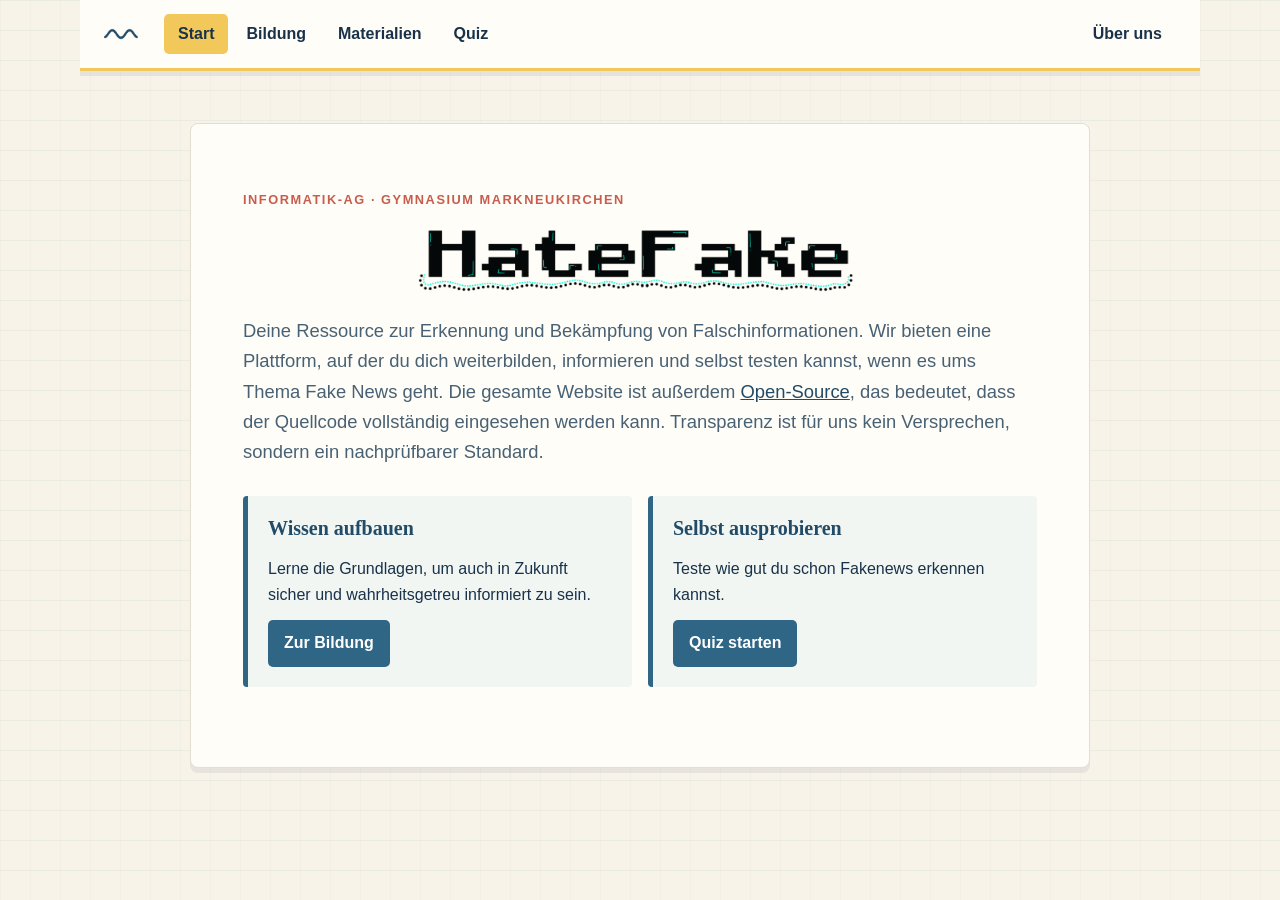
<file: index.html>
<!DOCTYPE html>
<html lang="de">
<head>
    <meta charset="UTF-8">
    <meta name="viewport" content="width=device-width, initial-scale=1.0">
    <title>HateFake – Medienbildung für die Schule</title>
    <link rel="stylesheet" href="styles/style.css">
    <link rel="icon" type="image/x-icon" href="data/images/base/hatefake-small.png">
</head>
<body>
    <div class="bar">
        <a class="brand" href="index.html"><img src="data/images/base/hatefake-small.png" alt="logo"></a>
        <a href="index.html" style="text-decoration: none;">
            <div class="bar-element active">Start</div>
        </a>
        <a href="pages/edu.html" style="text-decoration: none;">
            <div class="bar-element">Bildung</div>
        </a>
        <a href="pages/materials.html" style="text-decoration: none;">
            <div class="bar-element">Materialien</div>
        </a>
        <a href="pages/test.html" style="text-decoration: none;">
            <div class="bar-element">Quiz</div>
        </a>
        <a class="bar-element-about" href="pages/about.html">
        Über uns
        </a>
    </div>

    <div class="main">
        <div id="box">
            <p class="eyebrow">Informatik-AG · Gymnasium Markneukirchen</p>
            <img src="data/images/base/hatefake-logo.png" alt="hatefake-logo" class="center">
            <p class="lead">Deine Ressource zur Erkennung und Bekämpfung von Falschinformationen. Wir bieten eine Plattform, auf der du dich weiterbilden, informieren und selbst testen kannst, wenn es ums Thema Fake News geht. Die gesamte Website ist außerdem <a href="https://github.com/InformatikAG-Gymkn/fakenews-ag-webpage" target="_blank">Open-Source</a>, das bedeutet, dass der Quellcode vollständig eingesehen werden kann. Transparenz ist für uns kein Versprechen, sondern ein nachprüfbarer Standard.</p>
            <div class="card-grid">
                <section class="card">
                    <h3>Wissen aufbauen</h3>
                    <p>Lerne die Grundlagen, um auch in Zukunft sicher und wahrheitsgetreu informiert zu sein.</p>
                    <a class="button-link" href="pages/edu.html">Zur Bildung</a>
                </section>
                <section class="card">
                    <h3>Selbst ausprobieren</h3>
                    <p>Teste wie gut du schon Fakenews erkennen kannst.</p>
                    <a class="button-link" href="pages/test.html">Quiz starten</a>
                </section>
            </div>
        </div>
    </div>
</body>
</html>
</file>
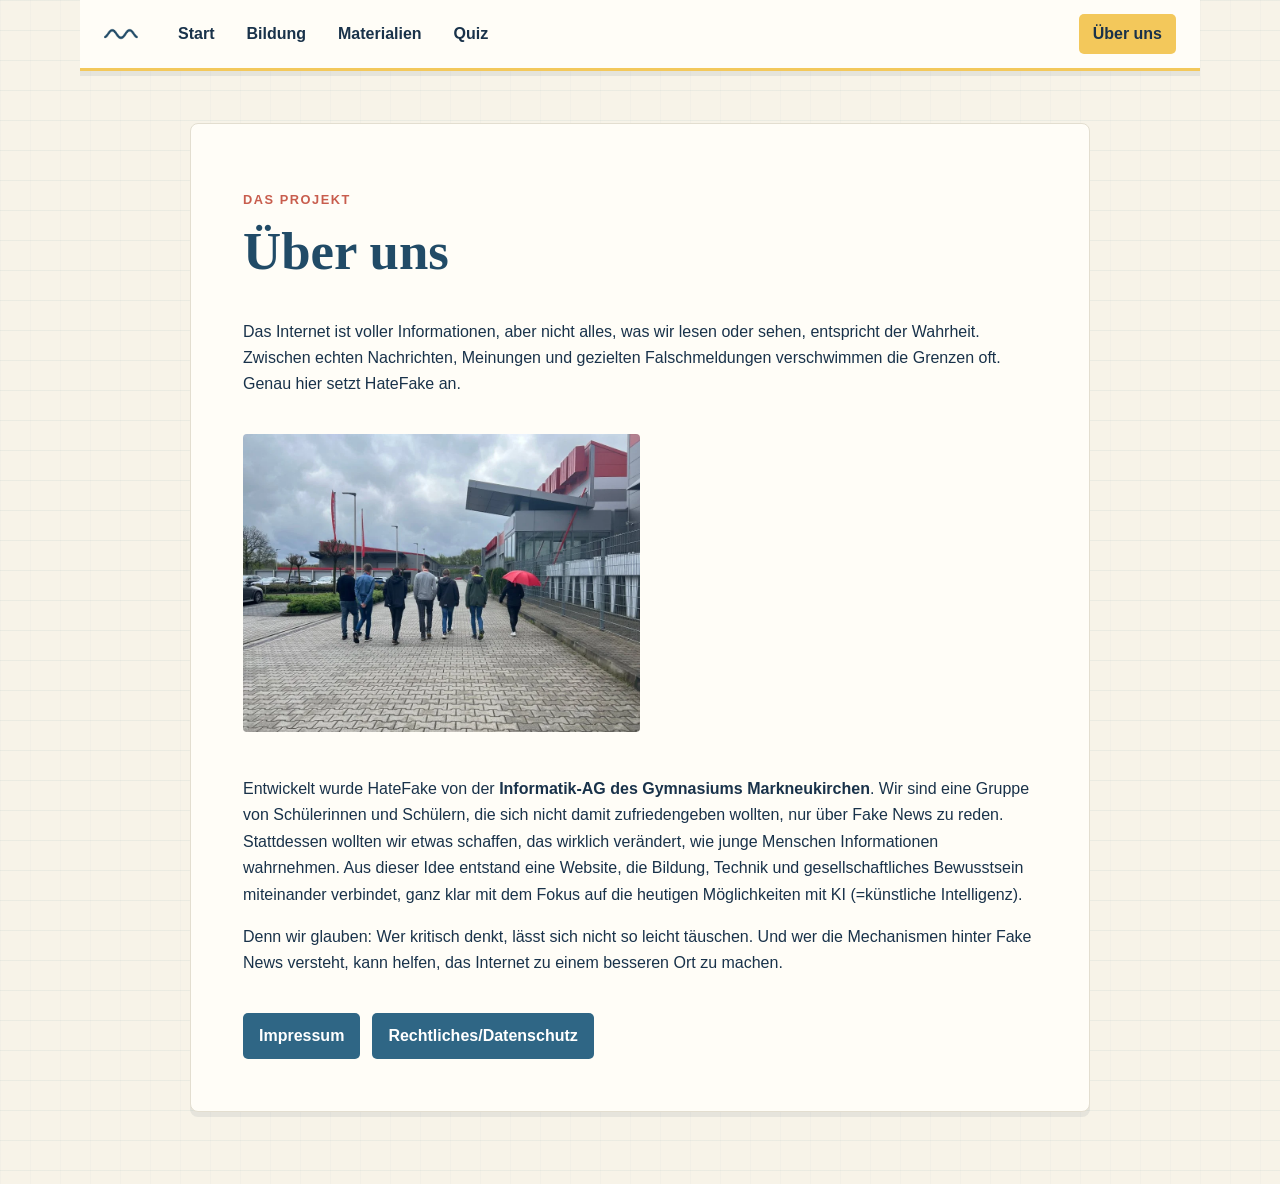
<file: pages/about.html>
<!DOCTYPE html>
<html lang="de">
<head>
    <meta charset="UTF-8">
    <meta name="viewport" content="width=device-width, initial-scale=1.0">
    <title>HateFake - Über uns</title>
    <link rel="stylesheet" href="../styles/style.css">
    <link rel="icon" type="image/x-icon" href="../data/images/base/hatefake-small.png">
</head>
<body>
    <div class="bar">
        <a class="brand" href="../index.html"><img src="../data/images/base/hatefake-small.png" alt="logo"></a>
        <a class="bar-element" href="../index.html">Start</a>
        <a class="bar-element" href="edu.html">Bildung</a>
        <a href="materials.html" style="text-decoration: none;">
            <div class="bar-element">Materialien</div>
        </a>
        <a class="bar-element" href="test.html">Quiz</a>
        <a class="bar-element-about active" href="about.html">Über uns</a>
    </div>
    <div class="main"><div id="box">
        <p class="eyebrow">Das Projekt</p>
        <h1>Über uns</h1>
        <p>Das Internet ist voller Informationen, aber nicht alles, was wir lesen oder sehen, entspricht der Wahrheit. Zwischen echten Nachrichten, Meinungen und gezielten Falschmeldungen verschwimmen die Grenzen oft. Genau hier setzt HateFake an.</p>
        
        <img src="../data/image01.webp" alt="Schülerinnen und Schüler der Informatik-AG" style="width:50%;height:auto;margin:20px 0;">
        
        <p>Entwickelt wurde HateFake von der <b>Informatik-AG des Gymnasiums Markneukirchen</b>. Wir sind eine Gruppe von Schülerinnen und Schülern, die sich nicht damit zufriedengeben wollten, nur über Fake News zu reden. Stattdessen wollten wir etwas schaffen, das wirklich verändert, wie junge Menschen Informationen wahrnehmen. Aus dieser Idee entstand eine Website, die Bildung, Technik und gesellschaftliches Bewusstsein miteinander verbindet, ganz klar mit dem Fokus auf die heutigen Möglichkeiten mit KI (=künstliche Intelligenz).</p>
        <p>Denn wir glauben: Wer kritisch denkt, lässt sich nicht so leicht täuschen. Und wer die Mechanismen hinter Fake News versteht, kann helfen, das Internet zu einem besseren Ort zu machen.</p>
        
        <div style="display: flex; gap: 12px; margin-top: 24px;">
            <a class="button-link" href="https://gymnasiummarkneukirchen.de/impressum/" target="_blank" rel="noopener">Impressum</a>
            <a class="button-link" href="legal.html">Rechtliches/Datenschutz</a>
        </div></div>
    </div>
</body>
</html>
</file>
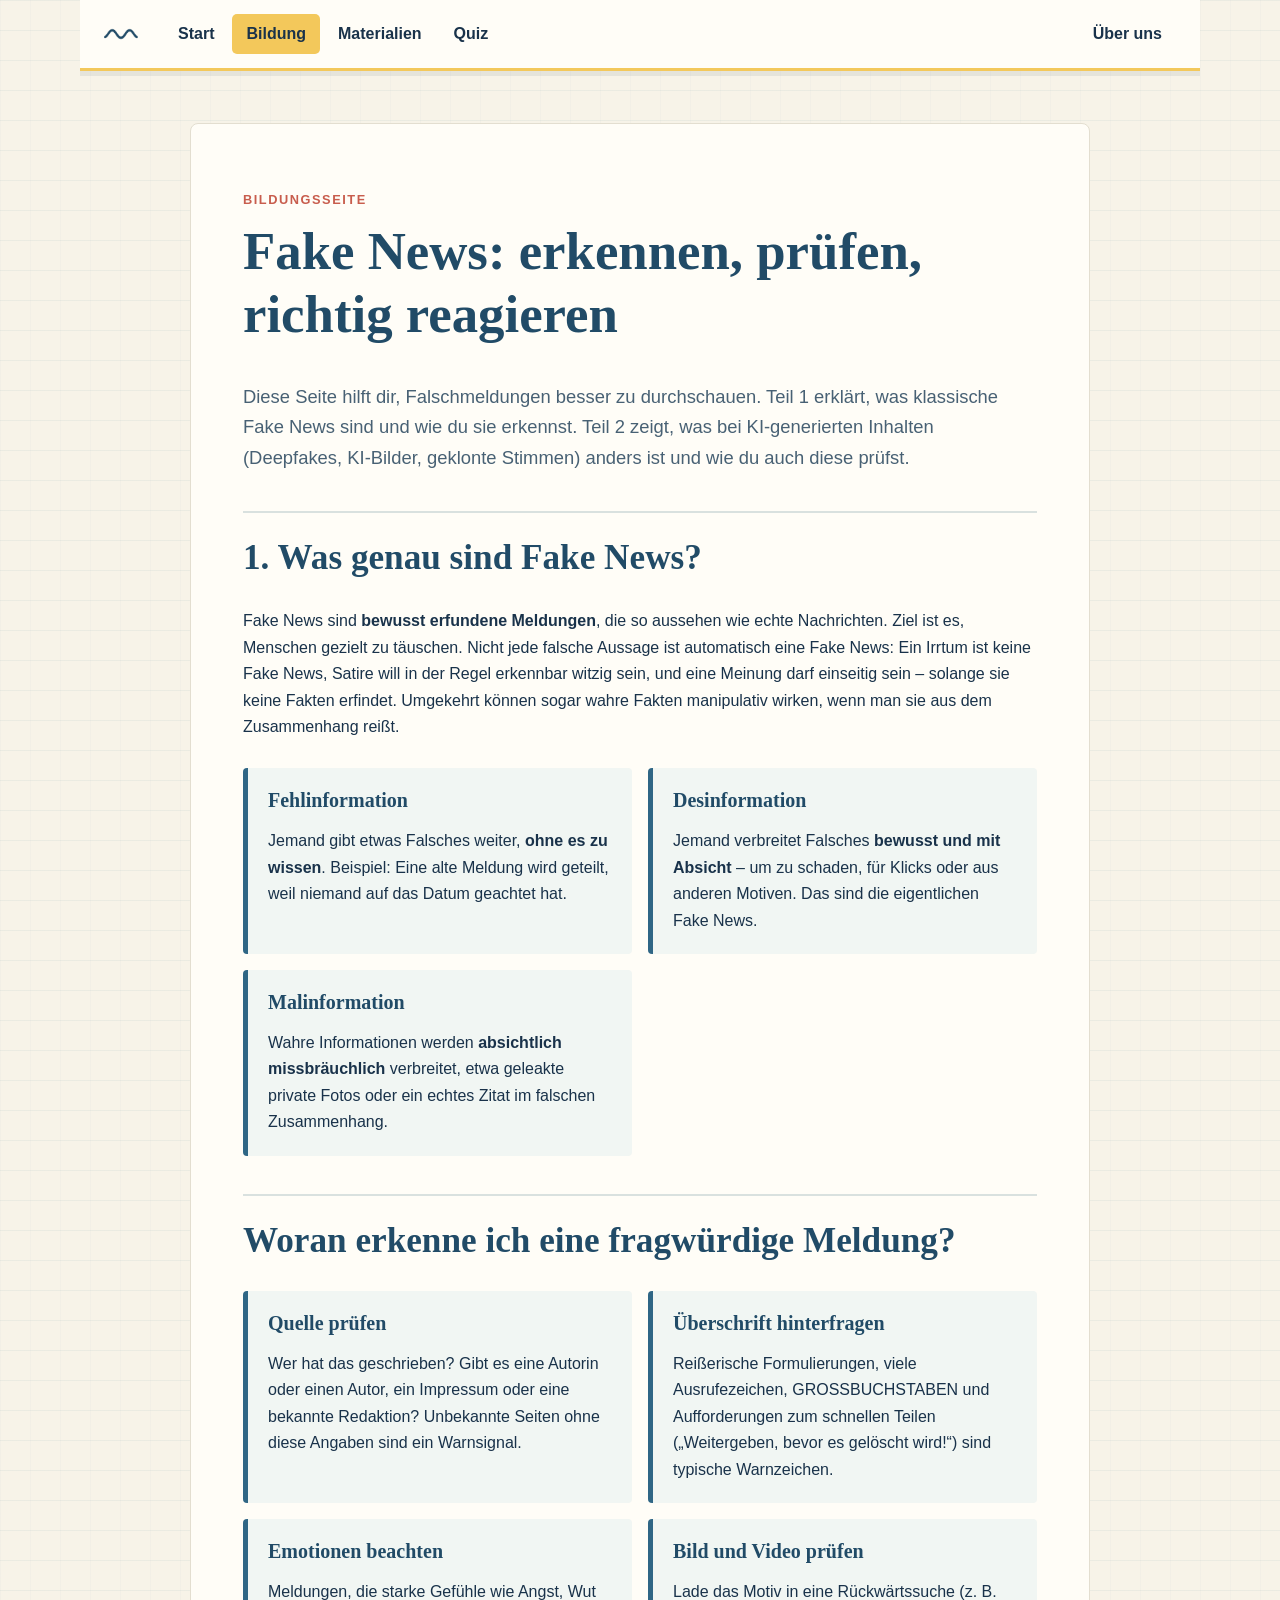
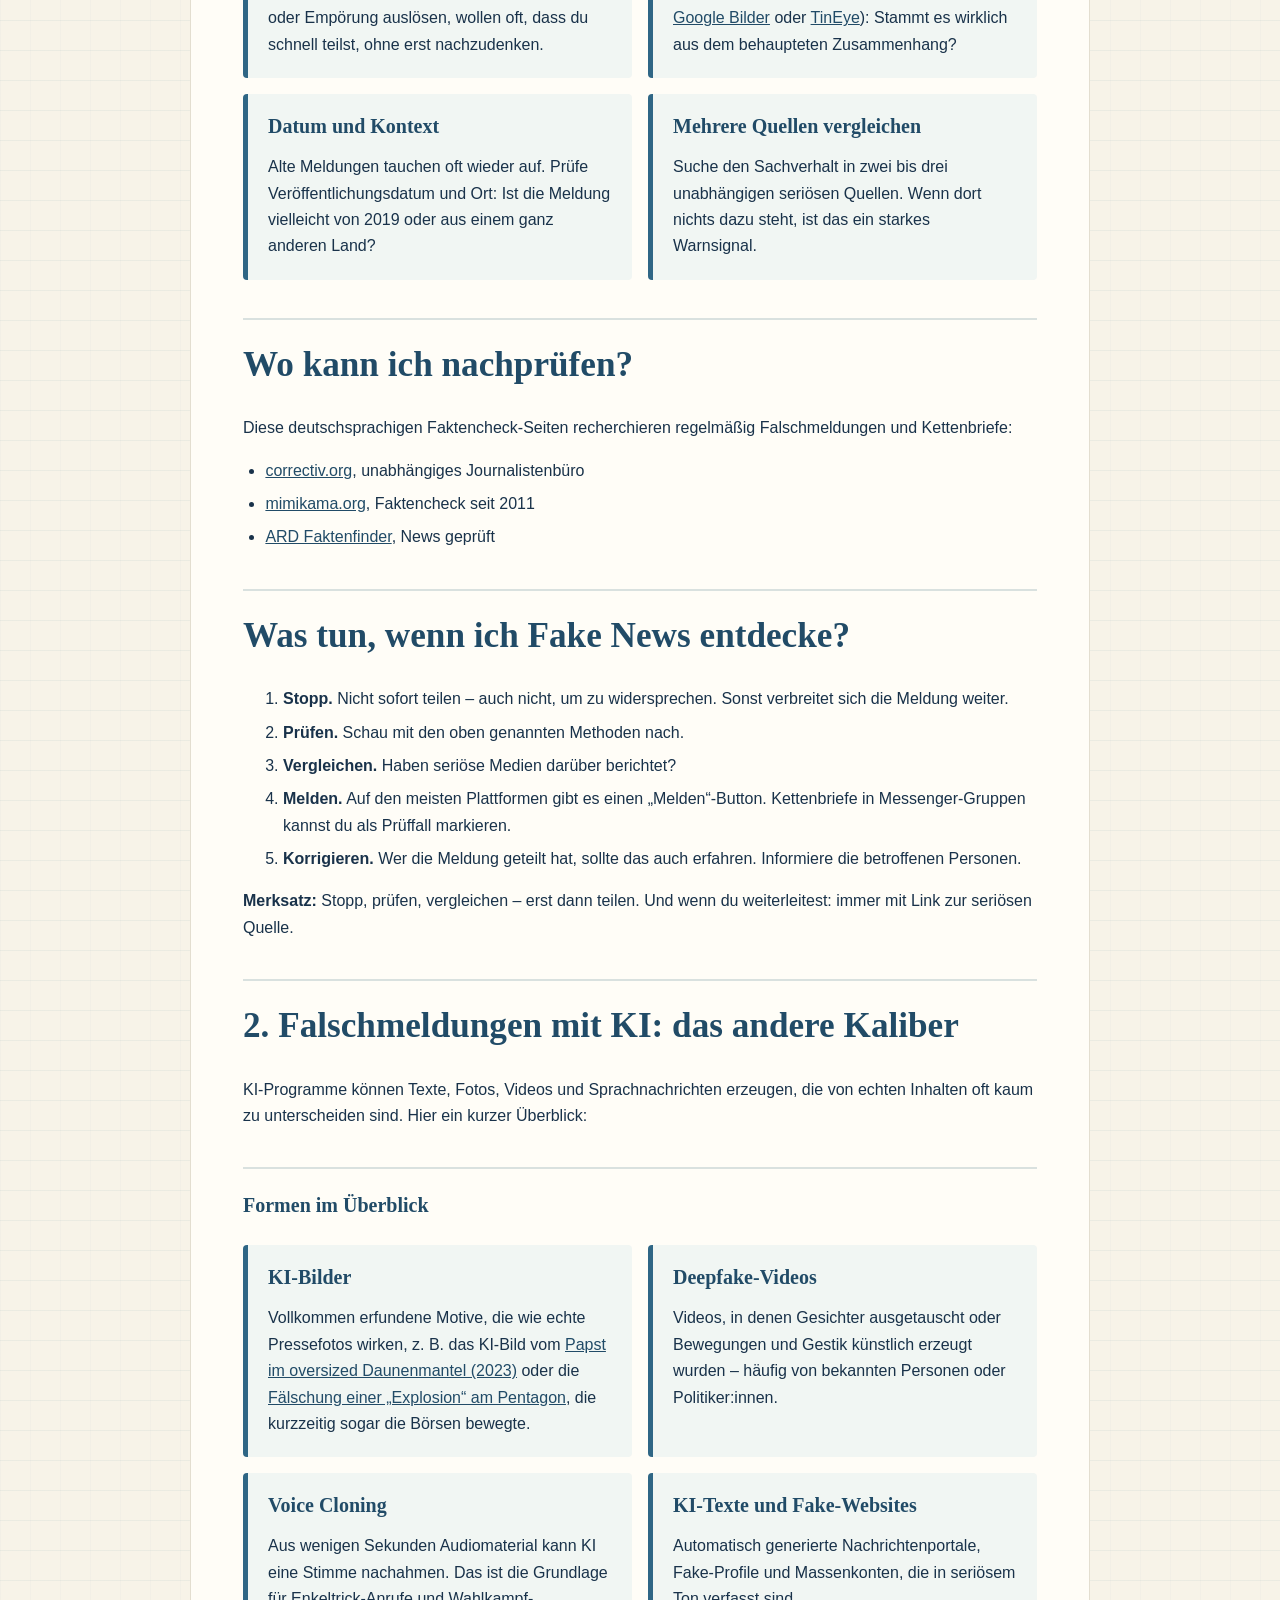
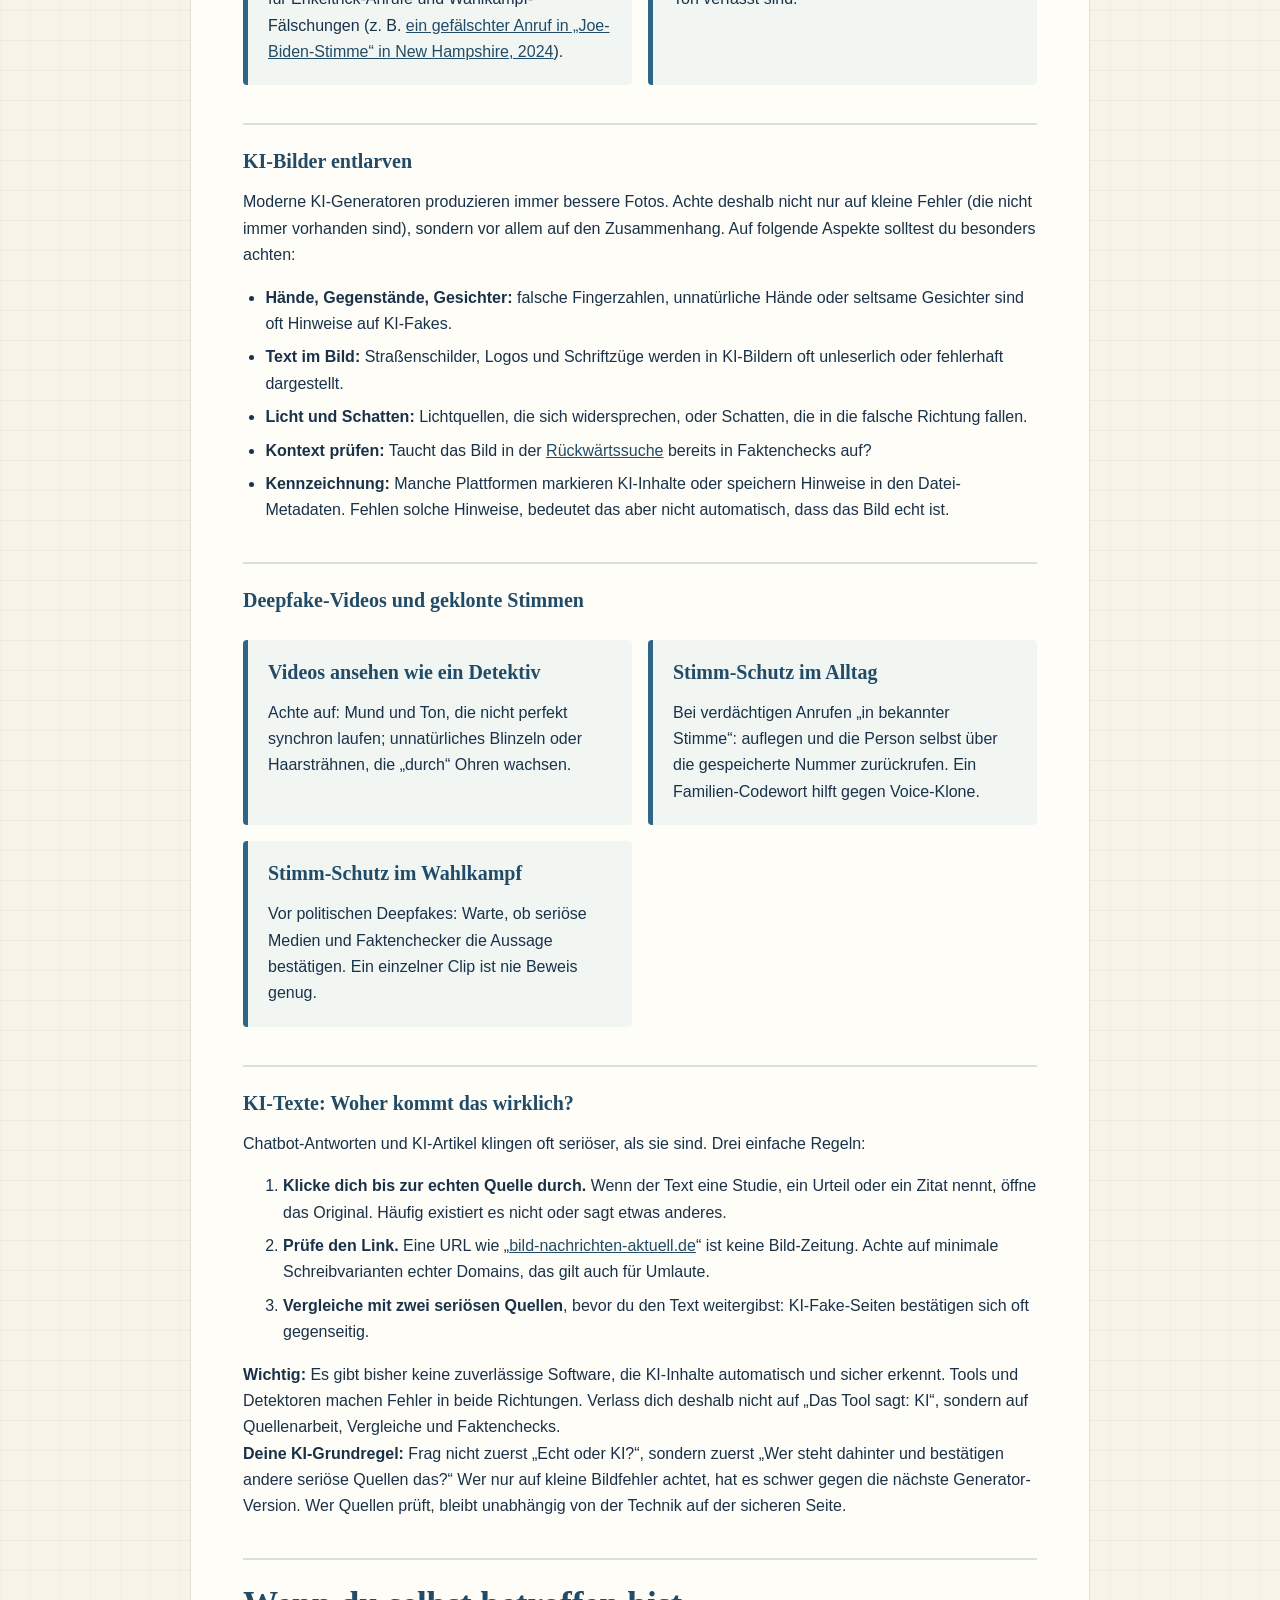
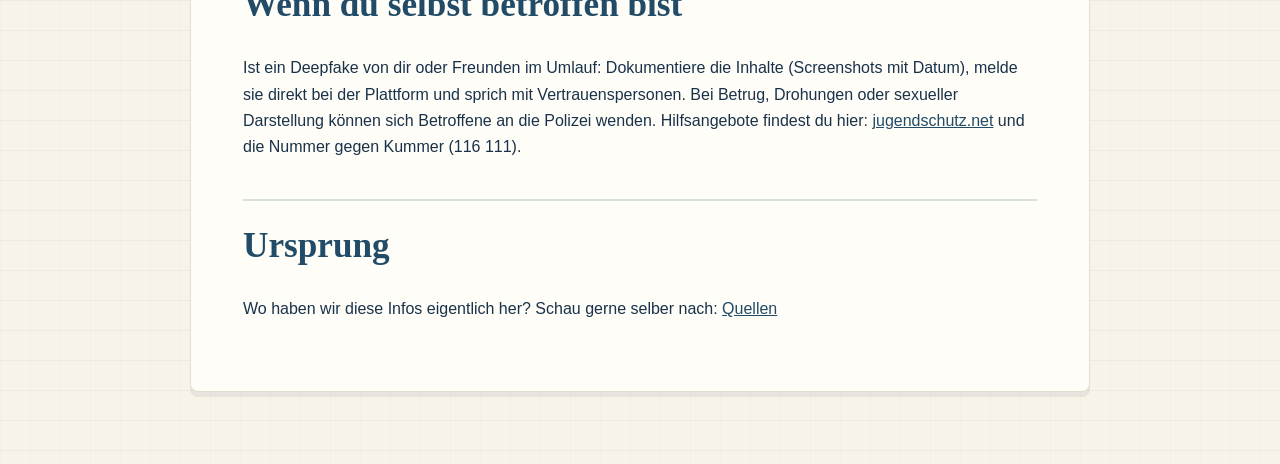
<file: pages/edu.html>
<!DOCTYPE html>
<html lang="de">
<head>
    <meta charset="UTF-8">
    <meta name="viewport" content="width=device-width, initial-scale=1.0">
    <title>HateFake - Bildung Falschinformationen</title>
    <link rel="stylesheet" href="../styles/style.css">
    <link rel="icon" type="image/x-icon" href="../data/images/base/hatefake-small.png">
    <script>
        function shame()
        {
            alert("Diese Seite ist ein Fake. Sie nicht anzuklicken war Teil der Aufgabe.\nRegel 1: Nicht auf unbekannte Links klicken.");
        }
    </script>
</head>
<body>
    <div class="bar">
        <a class="brand" href="../index.html"><img src="../data/images/base/hatefake-small.png" alt="logo"></a>
        <a href="../index.html" style="text-decoration: none;">
            <div class="bar-element">Start</div>
        </a>
        <a href="edu.html" style="text-decoration: none;">
            <div class="bar-element active">Bildung</div>
        </a>
        <a href="materials.html" style="text-decoration: none;">
            <div class="bar-element">Materialien</div>
        </a>
        <a href="test.html" style="text-decoration: none;">
            <div class="bar-element">Quiz</div>
        </a>
        <a class="bar-element-about" href="about.html">
        Über uns
        </a>
    </div>

    <div class="main">
        <div id="box">
            <p class="eyebrow">Bildungsseite</p>
            <h1>Fake News: erkennen, prüfen, richtig reagieren</h1>
            <p class="lead">Diese Seite hilft dir, Falschmeldungen besser zu durchschauen. Teil 1 erklärt, was klassische Fake News sind und wie du sie erkennst. Teil 2 zeigt, was bei KI-generierten Inhalten (Deepfakes, KI-Bilder, geklonte Stimmen) anders ist und wie du auch diese prüfst.</p>

            <h2 class="section-heading">1. Was genau sind Fake News?</h2>
            <p>Fake News sind <strong>bewusst erfundene Meldungen</strong>, die so aussehen wie echte Nachrichten. Ziel ist es, Menschen gezielt zu täuschen. Nicht jede falsche Aussage ist automatisch eine Fake News: Ein Irrtum ist keine Fake News, Satire will in der Regel erkennbar witzig sein, und eine Meinung darf einseitig sein – solange sie keine Fakten erfindet. Umgekehrt können sogar wahre Fakten manipulativ wirken, wenn man sie aus dem Zusammenhang reißt.</p>
            <div class="card-grid">
                <section class="card"><h3>Fehlinformation</h3><p>Jemand gibt etwas Falsches weiter, <strong>ohne es zu wissen</strong>. Beispiel: Eine alte Meldung wird geteilt, weil niemand auf das Datum geachtet hat.</p></section>
                <section class="card"><h3>Desinformation</h3><p>Jemand verbreitet Falsches <strong>bewusst und mit Absicht</strong> – um zu schaden, für Klicks oder aus anderen Motiven. Das sind die eigentlichen Fake News.</p></section>
                <section class="card"><h3>Malinformation</h3><p>Wahre Informationen werden <strong>absichtlich missbräuchlich</strong> verbreitet, etwa geleakte private Fotos oder ein echtes Zitat im falschen Zusammenhang.</p></section>
            </div>

            <h2 class="section-heading">Woran erkenne ich eine fragwürdige Meldung?</h2>
            <div class="card-grid">
                <section class="card"><h3>Quelle prüfen</h3><p>Wer hat das geschrieben? Gibt es eine Autorin oder einen Autor, ein Impressum oder eine bekannte Redaktion? Unbekannte Seiten ohne diese Angaben sind ein Warnsignal.</p></section>
                <section class="card"><h3>Überschrift hinterfragen</h3><p>Reißerische Formulierungen, viele Ausrufezeichen, GROSSBUCHSTABEN und Aufforderungen zum schnellen Teilen („Weitergeben, bevor es gelöscht wird!“) sind typische Warnzeichen.</p></section>
                <section class="card"><h3>Emotionen beachten</h3><p>Meldungen, die starke Gefühle wie Angst, Wut oder Empörung auslösen, wollen oft, dass du schnell teilst, ohne erst nachzudenken.</p></section>
                <section class="card"><h3>Bild und Video prüfen</h3><p>Lade das Motiv in eine Rückwärtssuche (z. B. <a href="https://images.google.de/?hl=de" target="_blank">Google Bilder</a> oder <a href="https://tineye.com" target="_blank">TinEye</a>): Stammt es wirklich aus dem behaupteten Zusammenhang?</p></section>
                <section class="card"><h3>Datum und Kontext</h3><p>Alte Meldungen tauchen oft wieder auf. Prüfe Veröffentlichungsdatum und Ort: Ist die Meldung vielleicht von 2019 oder aus einem ganz anderen Land?</p></section>
                <section class="card"><h3>Mehrere Quellen vergleichen</h3><p>Suche den Sachverhalt in zwei bis drei unabhängigen seriösen Quellen. Wenn dort nichts dazu steht, ist das ein starkes Warnsignal.</p></section>
            </div>

            <h2 class="section-heading">Wo kann ich nachprüfen?</h2>
            <p>Diese deutschsprachigen Faktencheck-Seiten recherchieren regelmäßig Falschmeldungen und Kettenbriefe:</p>
            <ul class="checklist">
                <li><a href="https://correctiv.org/faktencheck/" target="_blank">correctiv.org</a>, unabhängiges Journalistenbüro</li>
                <li><a href="https://www.mimikama.org" target="_blank">mimikama.org</a>, Faktencheck seit 2011</li>
                <li><a href="https://www.tagesschau.de/faktenfinder" target="_blank">ARD Faktenfinder</a>, News geprüft</li>
            </ul>

            <h2 class="section-heading">Was tun, wenn ich Fake News entdecke?</h2>
            <ol class="steps">
                <li><strong>Stopp.</strong> Nicht sofort teilen – auch nicht, um zu widersprechen. Sonst verbreitet sich die Meldung weiter.</li>
                <li><strong>Prüfen.</strong> Schau mit den oben genannten Methoden nach.</li>
                <li><strong>Vergleichen.</strong> Haben seriöse Medien darüber berichtet?</li>
                <li><strong>Melden.</strong> Auf den meisten Plattformen gibt es einen „Melden“-Button. Kettenbriefe in Messenger-Gruppen kannst du als Prüffall markieren.</li>
                <li><strong>Korrigieren.</strong> Wer die Meldung geteilt hat, sollte das auch erfahren. Informiere die betroffenen Personen.</li>
            </ol>
            <div class="merke"><strong>Merksatz:</strong> Stopp, prüfen, vergleichen – erst dann teilen. Und wenn du weiterleitest: immer mit Link zur seriösen Quelle.</div>

            <h2 class="section-heading">2. Falschmeldungen mit KI: das andere Kaliber</h2>
            <p>KI-Programme können Texte, Fotos, Videos und Sprachnachrichten erzeugen, die von echten Inhalten oft kaum zu unterscheiden sind. Hier ein kurzer Überblick:</p>

            <h3 class="section-heading">Formen im Überblick</h3>
            <div class="card-grid">
                <section class="card"><h3>KI-Bilder</h3><p>Vollkommen erfundene Motive, die wie echte Pressefotos wirken, z. B. das KI-Bild vom <a href="https://correctiv.org/faktencheck/2023/03/28/mode-papst-franziskus-nein-dieses-foto-mit-weissem-daunenmantel-ist-nicht-echt/" target="_blank">Papst im oversized Daunenmantel (2023)</a> oder die <a href="https://correctiv.org/faktencheck/2023/05/24/kuenstliche-intelligenz-wie-ein-fake-foto-einer-explosion-am-pentagon-um-die-welt-ging/" target="_blank">Fälschung einer „Explosion“ am Pentagon</a>, die kurzzeitig sogar die Börsen bewegte.</p></section>
                <section class="card"><h3>Deepfake-Videos</h3><p>Videos, in denen Gesichter ausgetauscht oder Bewegungen und Gestik künstlich erzeugt wurden – häufig von bekannten Personen oder Politiker:innen.</p></section>
                <section class="card"><h3>Voice Cloning</h3><p>Aus wenigen Sekunden Audiomaterial kann KI eine Stimme nachahmen. Das ist die Grundlage für Enkeltrick-Anrufe und Wahlkampf-Fälschungen (z. B. <a href="https://www.mimikama.org/falsche-joe-biden-calls-erschuettern-die-usa/" target="_blank">ein gefälschter Anruf in „Joe-Biden-Stimme“ in New Hampshire, 2024</a>).</p></section>
                <section class="card"><h3>KI-Texte und Fake-Websites</h3><p>Automatisch generierte Nachrichtenportale, Fake-Profile und Massenkonten, die in seriösem Ton verfasst sind.</p></section>
            </div>

            <h3 class="section-heading">KI-Bilder entlarven</h3>
            <p>Moderne KI-Generatoren produzieren immer bessere Fotos. Achte deshalb nicht nur auf kleine Fehler (die nicht immer vorhanden sind), sondern vor allem auf den Zusammenhang. Auf folgende Aspekte solltest du besonders achten:</p>
            <ul class="checklist">
                <li><strong>Hände, Gegenstände, Gesichter:</strong> falsche Fingerzahlen, unnatürliche Hände oder seltsame Gesichter sind oft Hinweise auf KI-Fakes.</li>
                <li><strong>Text im Bild:</strong> Straßenschilder, Logos und Schriftzüge werden in KI-Bildern oft unleserlich oder fehlerhaft dargestellt.</li>
                <li><strong>Licht und Schatten:</strong> Lichtquellen, die sich widersprechen, oder Schatten, die in die falsche Richtung fallen.</li>
                <li><strong>Kontext prüfen:</strong> Taucht das Bild in der <a href="https://images.google.de/?hl=de" target="_blank">Rückwärtssuche</a> bereits in Faktenchecks auf?</li>
                <li><strong>Kennzeichnung:</strong> Manche Plattformen markieren KI-Inhalte oder speichern Hinweise in den Datei-Metadaten. Fehlen solche Hinweise, bedeutet das aber nicht automatisch, dass das Bild echt ist.</li>
            </ul>

            <h3 class="section-heading">Deepfake-Videos und geklonte Stimmen</h3>
            <div class="card-grid">
                <section class="card"><h3>Videos ansehen wie ein Detektiv</h3><p>Achte auf: Mund und Ton, die nicht perfekt synchron laufen; unnatürliches Blinzeln oder Haarsträhnen, die „durch“ Ohren wachsen.</p></section>
                <section class="card"><h3>Stimm-Schutz im Alltag</h3><p>Bei verdächtigen Anrufen „in bekannter Stimme“: auflegen und die Person selbst über die gespeicherte Nummer zurückrufen. Ein Familien-Codewort hilft gegen Voice-Klone.</p></section>
                <section class="card"><h3>Stimm-Schutz im Wahlkampf</h3><p>Vor politischen Deepfakes: Warte, ob seriöse Medien und Faktenchecker die Aussage bestätigen. Ein einzelner Clip ist nie Beweis genug.</p></section>
            </div>

            <h3 class="section-heading">KI-Texte: Woher kommt das wirklich?</h3>
            <p>Chatbot-Antworten und KI-Artikel klingen oft seriöser, als sie sind. Drei einfache Regeln:</p>
            <ol class="steps">
                <li><strong>Klicke dich bis zur echten Quelle durch.</strong> Wenn der Text eine Studie, ein Urteil oder ein Zitat nennt, öffne das Original. Häufig existiert es nicht oder sagt etwas anderes.</li>
                <li><strong>Prüfe den Link.</strong> Eine URL wie „<a href="javascript:shame();"">bild-nachrichten-aktuell.de</a>“ ist keine Bild-Zeitung. Achte auf minimale Schreibvarianten echter Domains, das gilt auch für Umlaute.</li>
                <li><strong>Vergleiche mit zwei seriösen Quellen</strong>, bevor du den Text weitergibst: KI-Fake-Seiten bestätigen sich oft gegenseitig.</li>
            </ol>

            <div class="warn"><strong>Wichtig:</strong> Es gibt bisher keine zuverlässige Software, die KI-Inhalte automatisch und sicher erkennt. Tools und Detektoren machen Fehler in beide Richtungen. Verlass dich deshalb nicht auf „Das Tool sagt: KI“, sondern auf Quellenarbeit, Vergleiche und Faktenchecks.</div>

            <div class="merke"><strong>Deine KI-Grundregel:</strong> Frag nicht zuerst „Echt oder KI?“, sondern zuerst „Wer steht dahinter und bestätigen andere seriöse Quellen das?“ Wer nur auf kleine Bildfehler achtet, hat es schwer gegen die nächste Generator-Version. Wer Quellen prüft, bleibt unabhängig von der Technik auf der sicheren Seite.</div>

            <h2 class="section-heading">Wenn du selbst betroffen bist</h2>
            <p>Ist ein Deepfake von dir oder Freunden im Umlauf: Dokumentiere die Inhalte (Screenshots mit Datum), melde sie direkt bei der Plattform und sprich mit Vertrauenspersonen. Bei Betrug, Drohungen oder sexueller Darstellung können sich Betroffene an die Polizei wenden. Hilfsangebote findest du hier: <a href="https://www.jugendschutz.net" target="_blank">jugendschutz.net</a> und die Nummer gegen Kummer (116 111).</p>
            
            <h2 class="section-heading">Ursprung</h2>
            <p>Wo haben wir diese Infos eigentlich her? Schau gerne selber nach: <a href="sources.html">Quellen</a></p>
        </div>
    </div>
</body>
</html>
</file>
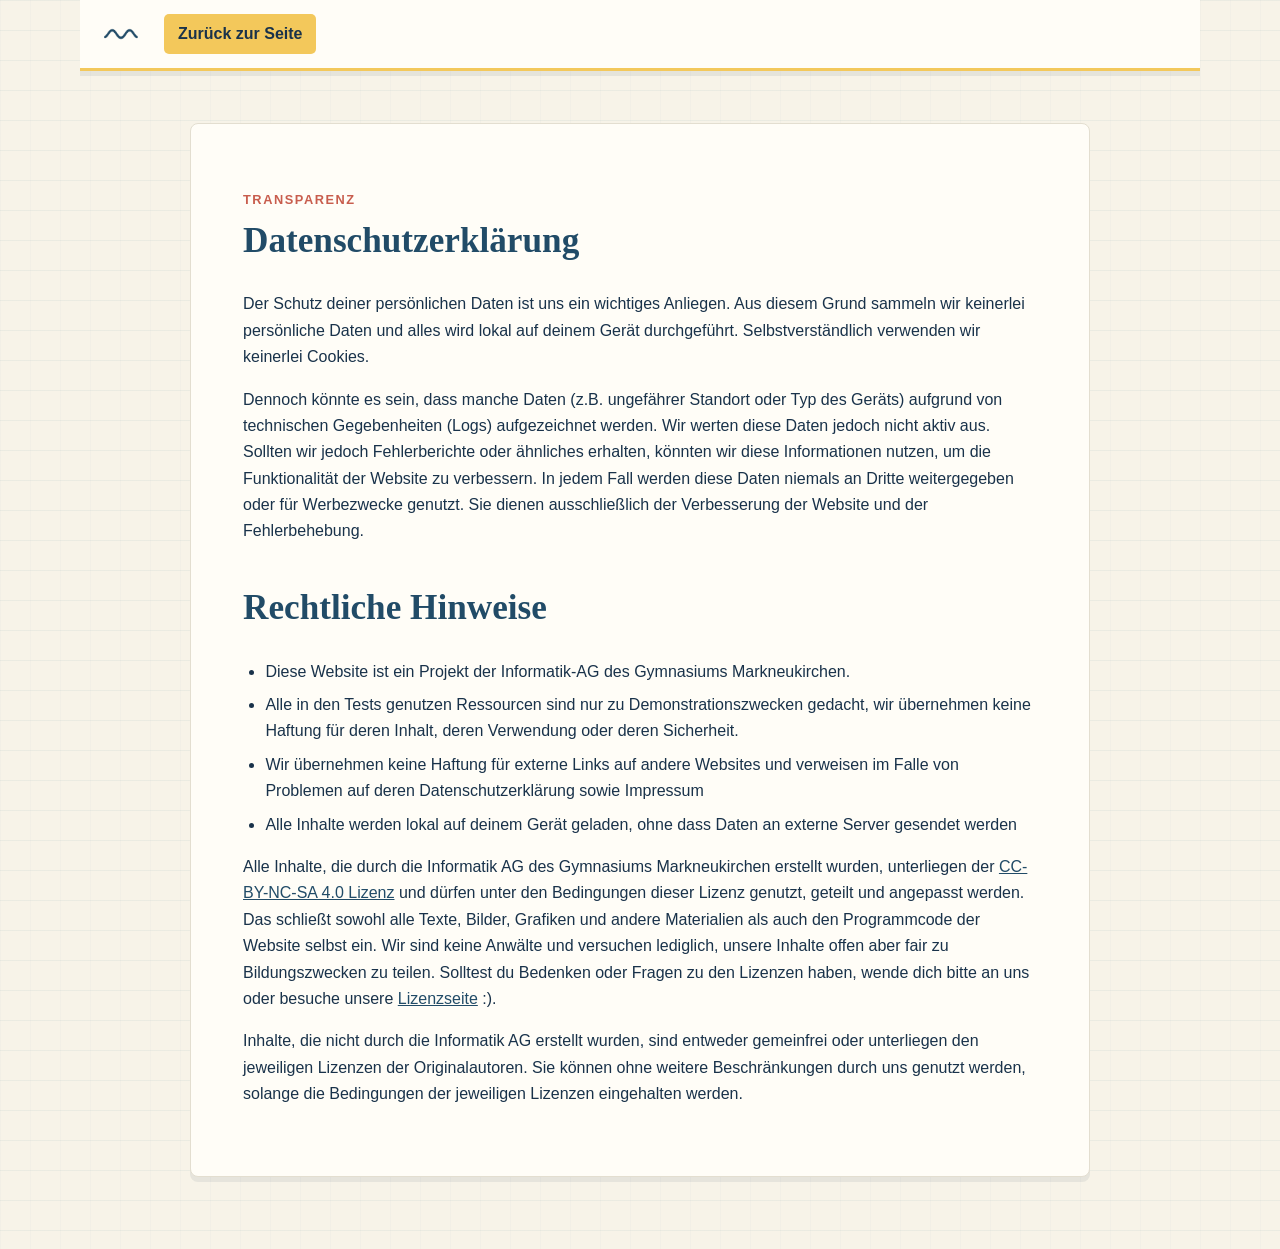
<file: pages/legal.html>
<!DOCTYPE html>
<html lang="de">
<head>
    <meta charset="UTF-8">
    <meta name="viewport" content="width=device-width, initial-scale=1.0">
    <title>HateFake - Datenschutz</title>
    <link rel="stylesheet" href="../styles/style.css">
    <link rel="icon" type="image/x-icon" href="../data/images/base/hatefake-small.png">
</head>
<body>
    <div class="bar">
        <a class="brand" href="../index.html"><img src="../data/images/base/hatefake-small.png" alt="logo"></a>
        <a class="bar-element active" href="about.html">Zurück zur Seite</a>
    </div>
    <div class="main">
        <div id="box">
            <p class="eyebrow">Transparenz</p>
            <h2>Datenschutzerklärung</h2>
            <p>Der Schutz deiner persönlichen Daten ist uns ein wichtiges Anliegen. Aus diesem Grund sammeln wir keinerlei persönliche Daten und alles wird lokal auf deinem Gerät durchgeführt. Selbstverständlich verwenden wir keinerlei Cookies.</p>
            <p>
                Dennoch könnte es sein, dass manche Daten (z.B. ungefährer Standort oder Typ des Geräts) aufgrund von technischen Gegebenheiten (Logs) aufgezeichnet werden.
                Wir werten diese Daten jedoch nicht aktiv aus. Sollten wir jedoch Fehlerberichte oder ähnliches erhalten, könnten wir diese Informationen nutzen, um die Funktionalität der Website zu verbessern.
                In jedem Fall werden diese Daten niemals an Dritte weitergegeben oder für Werbezwecke genutzt. Sie dienen ausschließlich der Verbesserung der Website und der Fehlerbehebung.
            </p>
            <br>
            <h2>Rechtliche Hinweise</h2>
            <ul>
                <li>Diese Website ist ein Projekt der Informatik-AG des Gymnasiums Markneukirchen.</li>
                <li>Alle in den Tests genutzen Ressourcen sind nur zu Demonstrationszwecken gedacht, wir übernehmen keine Haftung für deren Inhalt, deren Verwendung oder deren Sicherheit.</li>
                <li>Wir übernehmen keine Haftung für externe Links auf andere Websites und verweisen im Falle von Problemen auf deren Datenschutzerklärung sowie Impressum</li>
                <li>Alle Inhalte werden lokal auf deinem Gerät geladen, ohne dass Daten an externe Server gesendet werden</li>
            </ul>


            <p>
                Alle Inhalte, die durch die Informatik AG des Gymnasiums Markneukirchen erstellt wurden,
                unterliegen der <a href="https://creativecommons.org/licenses/by-nc-sa/4.0/deed.de">CC-BY-NC-SA 4.0 Lizenz</a>
                und dürfen unter den Bedingungen dieser Lizenz genutzt, geteilt und angepasst werden. Das schließt sowohl alle Texte, Bilder, Grafiken und andere Materialien als auch den Programmcode der Website selbst ein.

                Wir sind keine Anwälte und versuchen lediglich, unsere Inhalte offen aber fair zu Bildungszwecken zu teilen. Solltest du Bedenken oder Fragen zu den Lizenzen haben, wende dich bitte an uns oder besuche unsere <a href="licenses.html">Lizenzseite</a> :).
            </p>
            <p>
                Inhalte, die nicht durch die Informatik AG erstellt wurden, sind entweder gemeinfrei oder unterliegen den jeweiligen Lizenzen der Originalautoren. Sie können ohne weitere Beschränkungen durch uns genutzt werden, solange die Bedingungen der jeweiligen Lizenzen eingehalten werden.
            </p>
        </div>
    </div>
</body>
</html>
</file>
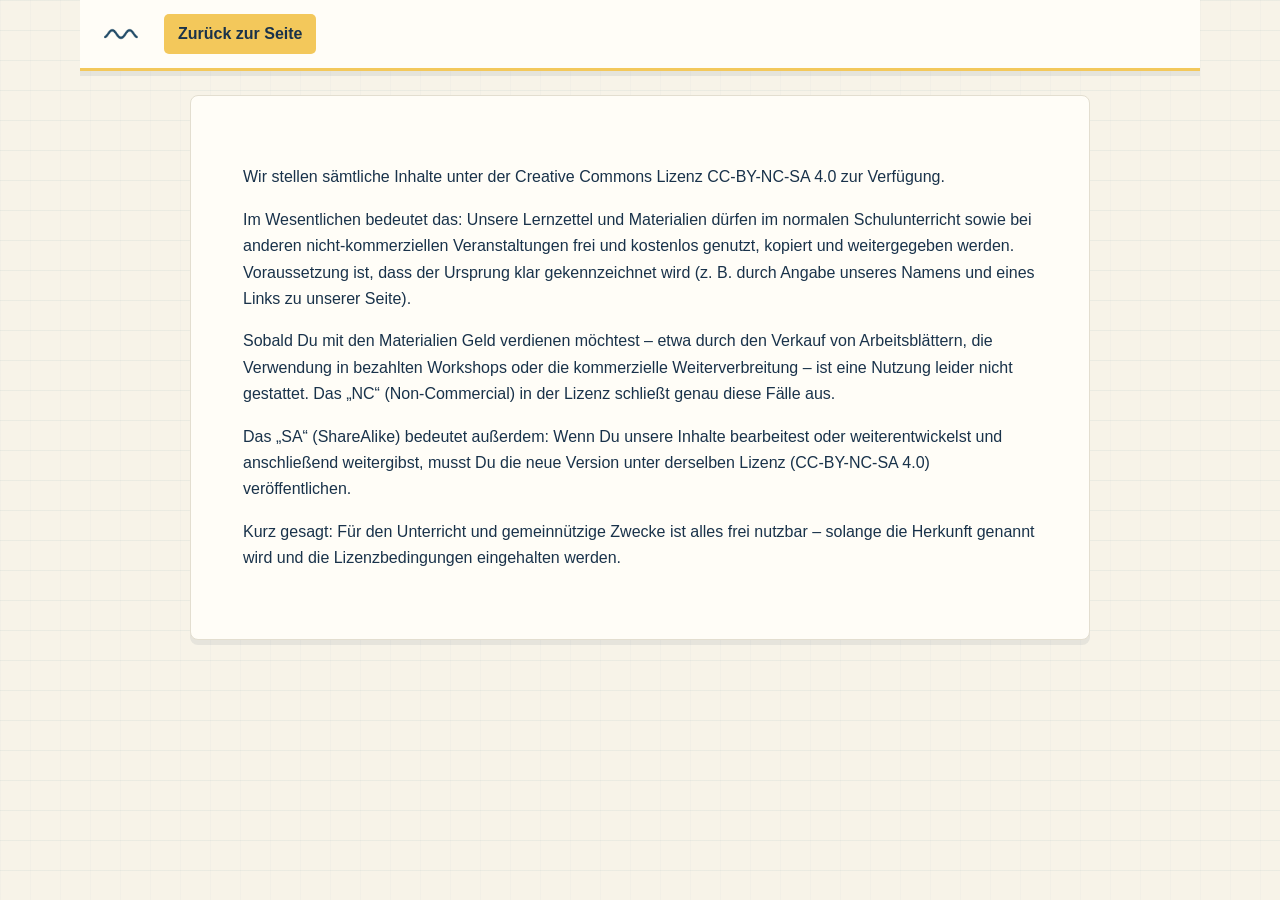
<file: pages/licenses.html>
<!DOCTYPE html>
<html lang="de">
<head>
    <meta charset="UTF-8">
    <meta name="viewport" content="width=device-width, initial-scale=1.0">
        <title>HateFake - KI Bildertest</title>
        <link rel="stylesheet" href="../styles/style.css">
        <link rel="icon" type="image/x-icon" href="../data/images/base/hatefake-small.png">
    </head>
<body>
    <div class="bar">
        <a class="brand" href="../index.html"><img src="../data/images/base/hatefake-small.png" alt="logo"></a>
        <a class="bar-element active" href="javascript:history.back()">Zurück zur Seite</a>
    </div>
    </br>
    <div id="box">
        <p>Wir stellen sämtliche Inhalte unter der Creative Commons Lizenz CC-BY-NC-SA 4.0 zur Verfügung.</p>
        <p>Im Wesentlichen bedeutet das: Unsere Lernzettel und Materialien dürfen im normalen Schulunterricht sowie bei anderen nicht-kommerziellen Veranstaltungen frei und kostenlos genutzt, kopiert und weitergegeben werden. Voraussetzung ist, dass der Ursprung klar gekennzeichnet wird (z. B. durch Angabe unseres Namens und eines Links zu unserer Seite).</p>
        <p>Sobald Du mit den Materialien Geld verdienen möchtest – etwa durch den Verkauf von Arbeitsblättern, die Verwendung in bezahlten Workshops oder die kommerzielle Weiterverbreitung – ist eine Nutzung leider nicht gestattet. Das „NC“ (Non-Commercial) in der Lizenz schließt genau diese Fälle aus.</p>
        <p>Das „SA“ (ShareAlike) bedeutet außerdem: Wenn Du unsere Inhalte bearbeitest oder weiterentwickelst und anschließend weitergibst, musst Du die neue Version unter derselben Lizenz (CC-BY-NC-SA 4.0) veröffentlichen.</p>
        <p>Kurz gesagt: Für den Unterricht und gemeinnützige Zwecke ist alles frei nutzbar – solange die Herkunft genannt wird und die Lizenzbedingungen eingehalten werden.</p>
    </div>
</body>
</html>
</file>
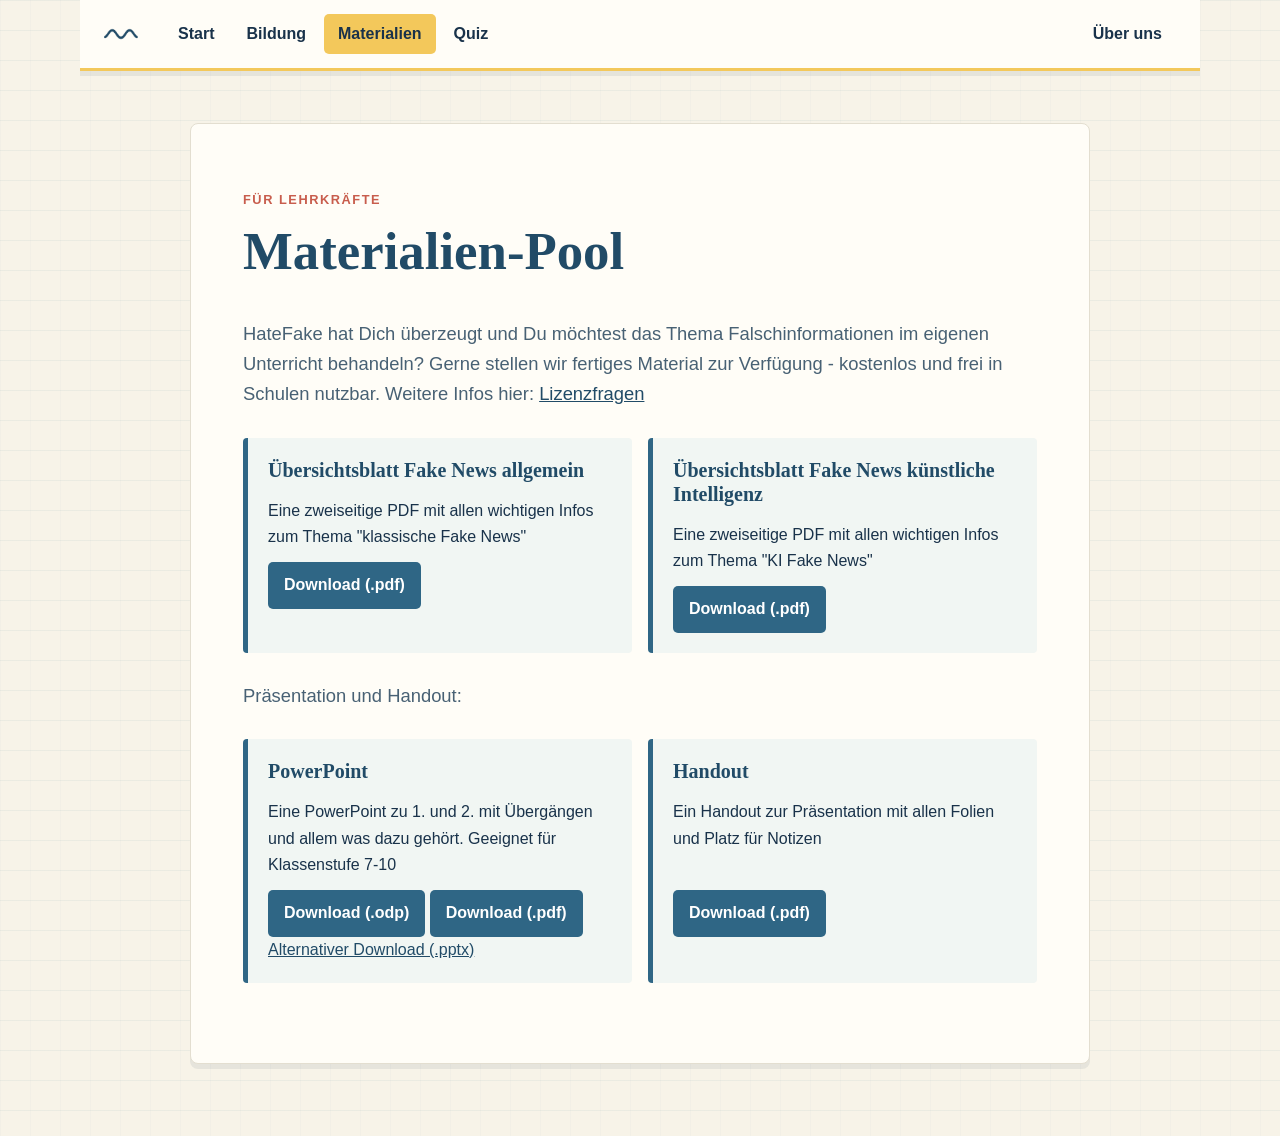
<file: pages/materials.html>
<!DOCTYPE html>
<html lang="de">
<head>
    <meta charset="UTF-8">
    <meta name="viewport" content="width=device-width, initial-scale=1.0">
    <title>HateFake – Materialien</title>
    <link rel="stylesheet" href="../styles/style.css">
    <link rel="icon" type="image/x-icon" href="../data/images/base/hatefake-small.png">
</head>
<body>
    <div class="bar">
        <a class="brand" href="../index.html"><img src="../data/images/base/hatefake-small.png" alt="logo"></a>
        <a href="../index.html" style="text-decoration: none;">
            <div class="bar-element">Start</div>
        </a>
        <a href="edu.html" style="text-decoration: none;">
            <div class="bar-element">Bildung</div>
        </a>
        <a href="materials.html" style="text-decoration: none;">
            <div class="bar-element active">Materialien</div>
        </a>
        <a href="test.html" style="text-decoration: none;">
            <div class="bar-element">Quiz</div>
        </a>
        <a class="bar-element-about" href="about.html">
        Über uns
        </a>
    </div>

    <div class="main">
        <div id="box">
            <p class="eyebrow">Für Lehrkräfte</p>
            <h1>Materialien-Pool</h1>
            <p class="lead">HateFake hat Dich überzeugt und Du möchtest das Thema Falschinformationen im eigenen Unterricht behandeln? Gerne stellen wir fertiges Material zur Verfügung - kostenlos und frei in Schulen nutzbar. Weitere Infos hier: <a href="licenses.html">Lizenzfragen</a></p>
            <div class="card-grid">
                <section class="card">
                    <h3>Übersichtsblatt Fake News allgemein</h3>
                    <p>Eine zweiseitige PDF mit allen wichtigen Infos zum Thema "klassische Fake News"</p>
                    <a class="button-link" href="../data/pdf/Uebersichtsblatt_1_Klassische_Fake_News.pdf" download>Download (.pdf)</a>
                </section>
                <section class="card">
                    <h3>Übersichtsblatt Fake News künstliche Intelligenz</h3>
                    <p>Eine zweiseitige PDF mit allen wichtigen Infos zum Thema "KI Fake News"</p>
                    <a class="button-link" href="../data/pdf/Uebersichtsblatt_2_KI_Fake_News.pdf" download>Download (.pdf)</a>
                </section>
            </div>

            <p class="lead">Präsentation und Handout:</a></p>
            <div class="card-grid">
                <section class="card">
                    <h3>PowerPoint</h3>
                    <p>Eine PowerPoint zu 1. und 2. mit Übergängen und allem was dazu gehört. Geeignet für Klassenstufe 7-10</p>
                    <a class="button-link" href="../data/presentation/HateFake-Praesentation-Powerpoint-Unterricht.odp" download>Download (.odp)</a>
                    <a class="button-link" href="../data/presentation/HateFake-Praesentation-Powerpoint-Unterricht.pdf" download>Download (.pdf)</a>
                    <a href="../data/presentation/HateFake-Praesentation-Powerpoint-Unterricht.pptx" download>Alternativer Download (.pptx)</a>
                </section>
                <section class="card">
                    <h3>Handout</h3>
                    <p>Ein Handout zur Präsentation mit allen Folien und Platz für Notizen</p>
                    <br>
                    <a class="button-link" href="../data/presentation/HateFake-Praesentation-Powerpoint-Unterricht-Handouts-Notizen.pdf" download>Download (.pdf)</a>
                </section>
            </div>
        </div>
    </div>
</body>
</html>
</file>
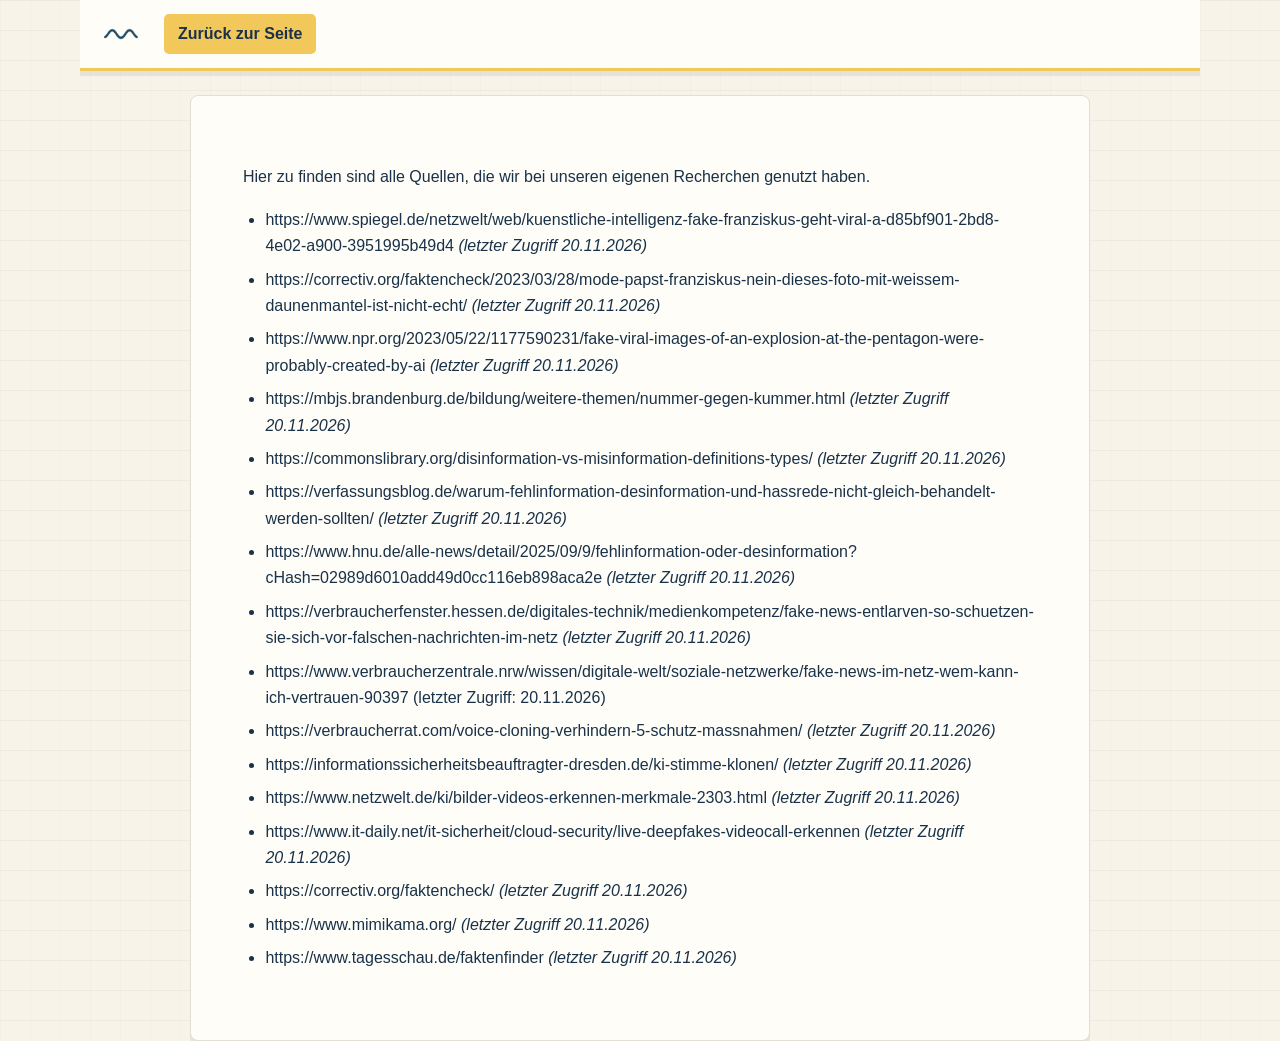
<file: pages/sources.html>
<!DOCTYPE html>
<html lang="de">
<head>
    <meta charset="UTF-8">
    <meta name="viewport" content="width=device-width, initial-scale=1.0">
        <title>HateFake - unsere Quellen</title>
        <link rel="stylesheet" href="../styles/style.css">
        <link rel="icon" type="image/x-icon" href="../data/images/base/hatefake-small.png">
    </head>
<body>
    <div class="bar">
        <a class="brand" href="../index.html"><img src="../data/images/base/hatefake-small.png" alt="logo"></a>
        <a class="bar-element active" href="javascript:history.back()">Zurück zur Seite</a>
    </div>
    </br>
    <div id="box">
        <p>Hier zu finden sind alle Quellen, die wir bei unseren eigenen Recherchen genutzt haben.</p>
        <ul class="checklist">
            <li>https://www.spiegel.de/netzwelt/web/kuenstliche-intelligenz-fake-franziskus-geht-viral-a-d85bf901-2bd8-4e02-a900-3951995b49d4 <i>(letzter Zugriff 20.11.2026)</i></li>
            <li>https://correctiv.org/faktencheck/2023/03/28/mode-papst-franziskus-nein-dieses-foto-mit-weissem-daunenmantel-ist-nicht-echt/ <i>(letzter Zugriff 20.11.2026)</i></li>
            <li>https://www.npr.org/2023/05/22/1177590231/fake-viral-images-of-an-explosion-at-the-pentagon-were-probably-created-by-ai <i>(letzter Zugriff 20.11.2026)</i></li>
            <li>https://mbjs.brandenburg.de/bildung/weitere-themen/nummer-gegen-kummer.html <i>(letzter Zugriff 20.11.2026)</i></li>
            <li>https://commonslibrary.org/disinformation-vs-misinformation-definitions-types/ <i>(letzter Zugriff 20.11.2026)</i></li>
            <li>https://verfassungsblog.de/warum-fehlinformation-desinformation-und-hassrede-nicht-gleich-behandelt-werden-sollten/ <i>(letzter Zugriff 20.11.2026)</i></li>
            <li>https://www.hnu.de/alle-news/detail/2025/09/9/fehlinformation-oder-desinformation?cHash=02989d6010add49d0cc116eb898aca2e <i>(letzter Zugriff 20.11.2026)</i></li>
            <li>https://verbraucherfenster.hessen.de/digitales-technik/medienkompetenz/fake-news-entlarven-so-schuetzen-sie-sich-vor-falschen-nachrichten-im-netz <i>(letzter Zugriff 20.11.2026)</i></li>
            <li>https://www.verbraucherzentrale.nrw/wissen/digitale-welt/soziale-netzwerke/fake-news-im-netz-wem-kann-ich-vertrauen-90397 (letzter Zugriff: 20.11.2026)</li>
            <li>https://verbraucherrat.com/voice-cloning-verhindern-5-schutz-massnahmen/ <i>(letzter Zugriff 20.11.2026)</i></li>
            <li>https://informationssicherheitsbeauftragter-dresden.de/ki-stimme-klonen/ <i>(letzter Zugriff 20.11.2026)</i></li>
            <li>https://www.netzwelt.de/ki/bilder-videos-erkennen-merkmale-2303.html <i>(letzter Zugriff 20.11.2026)</i></li>
            <li>https://www.it-daily.net/it-sicherheit/cloud-security/live-deepfakes-videocall-erkennen <i>(letzter Zugriff 20.11.2026)</i></li>
            <li>https://correctiv.org/faktencheck/ <i>(letzter Zugriff 20.11.2026)</i></li>
            <li>https://www.mimikama.org/ <i>(letzter Zugriff 20.11.2026)</i></li>
            <li>https://www.tagesschau.de/faktenfinder <i>(letzter Zugriff 20.11.2026)</i></li>
        </ul>
    </div>
</body>
</html>
</file>
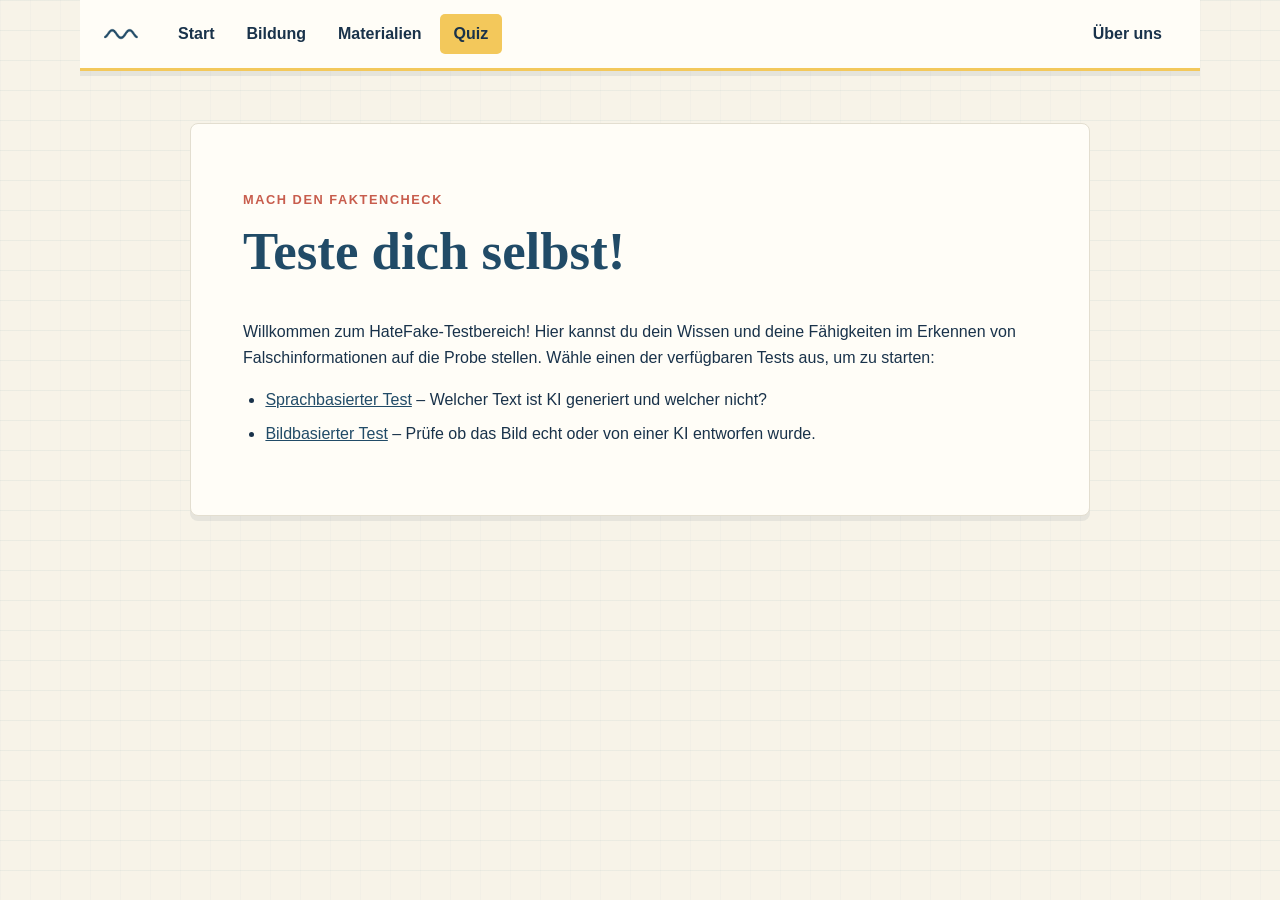
<file: pages/test.html>
<!DOCTYPE html>
<html lang="de">
<head>
    <meta charset="UTF-8">
    <meta name="viewport" content="width=device-width, initial-scale=1.0">
        <title>HateFake - Teste dich selbst!</title>
        <link rel="stylesheet" href="../styles/style.css">
        <link rel="icon" type="image/x-icon" href="../data/images/base/hatefake-small.png">
    </head>
<body>
    <div class="bar">
        <a class="brand" href="../index.html"><img src="../data/images/base/hatefake-small.png" alt="logo"></a>
        <a href="../index.html" style="text-decoration: none;">
            <div class="bar-element">Start</div>
        </a>
        <a href="edu.html" style="text-decoration: none;">
            <div class="bar-element">Bildung</div>
        </a>
        <a href="materials.html" style="text-decoration: none;">
            <div class="bar-element">Materialien</div>
        </a>
        <a href="test.html" style="text-decoration: none;">
            <div class="bar-element active">Quiz</div>
        </a>
        <a class="bar-element-about" href="about.html">
        Über uns
        </a>
    </div>

    <div class="main">
        <div id="box">
            <p class="eyebrow">Mach den Faktencheck</p>
            <h1>Teste dich selbst!</h1>
            <p>Willkommen zum HateFake-Testbereich! Hier kannst du dein Wissen und deine Fähigkeiten im Erkennen von Falschinformationen auf die Probe stellen. Wähle einen der verfügbaren Tests aus, um zu starten:</p>
            <ul>
                <li><a href="tests/language-test.html">Sprachbasierter Test</a> – Welcher Text ist KI generiert und welcher nicht?</li>
                <li><a href="tests/image-test.html">Bildbasierter Test</a> – Prüfe ob das Bild echt oder von einer KI entworfen wurde.</li>
            </ul>
        </div>
    </div>
</body>
</html>
</file>
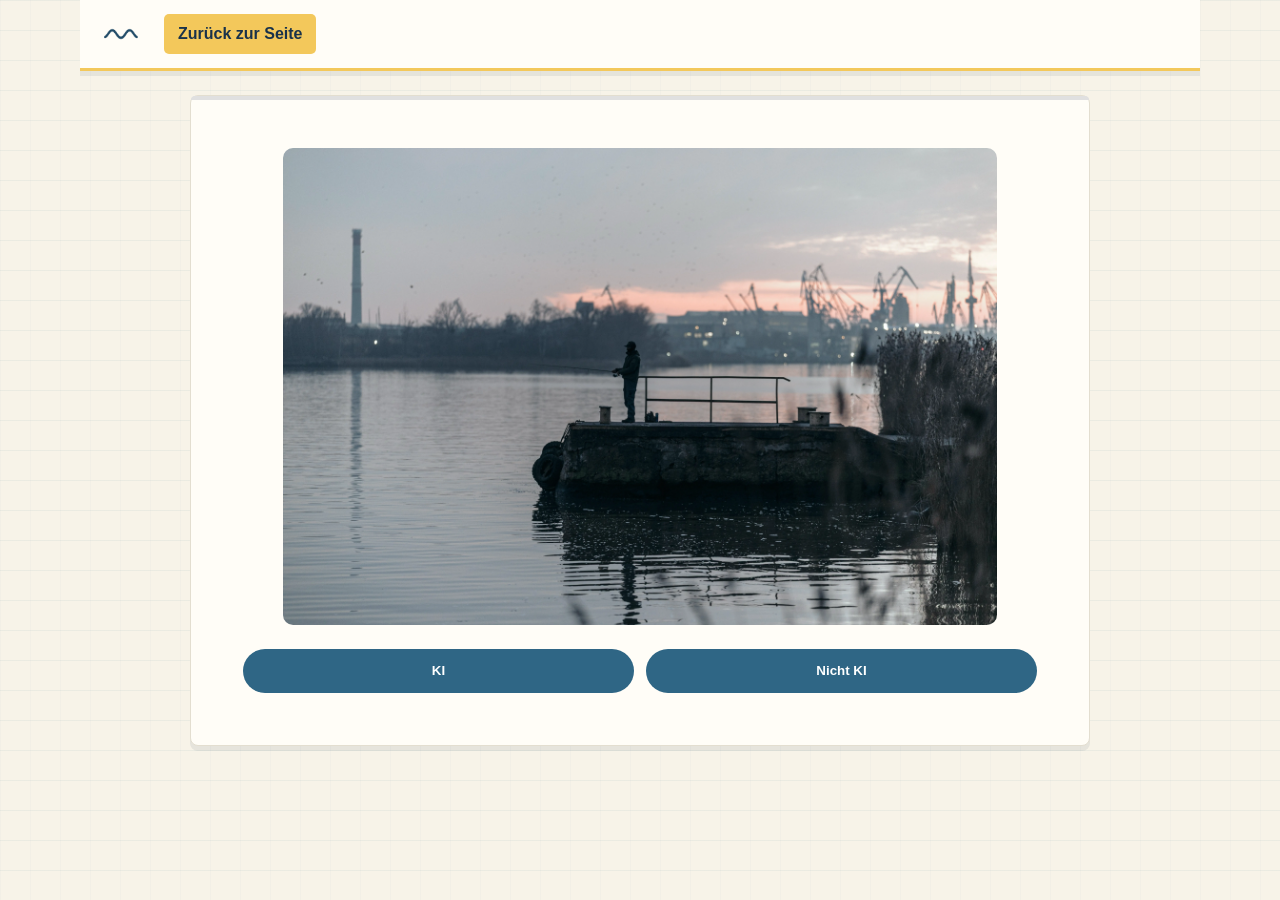
<file: pages/tests/image-test.html>
<!DOCTYPE html>
<html lang="de">
<head>
    <meta charset="UTF-8">
    <meta name="viewport" content="width=device-width, initial-scale=1.0">
        <title>HateFake - KI Bildertest</title>
        <link rel="stylesheet" href="../../styles/style.css">
        <link rel="icon" type="image/x-icon" href="../../data/images/base/hatefake-small.png">
    </head>
<body>
    <div class="bar">
        <a class="brand" href="../../index.html"><img src="../../data/images/base/hatefake-small.png" alt="logo"></a>
        <a class="bar-element active" href="../test.html">Zurück zur Seite</a>
    </div>
    </br>
    <div id="box">
        <div id="progress-bar" style="position: absolute; top: 0; left: 0; right: 0; height: 4px; background: #e0e0e0; border-radius: var(--pill-radius) var(--pill-radius) 0 0;"><div id="progress-fill" style="height: 100%; background: var(--accent); width: 0; transition: width 0.3s ease;"></div></div>
        <p>Es gab einen Fehler beim Laden der Fragen. Bitte versuche es später erneut...</p>
    </div>
<script src="../../scripts/imgtest.js"></script>
</body>
</html>
</file>
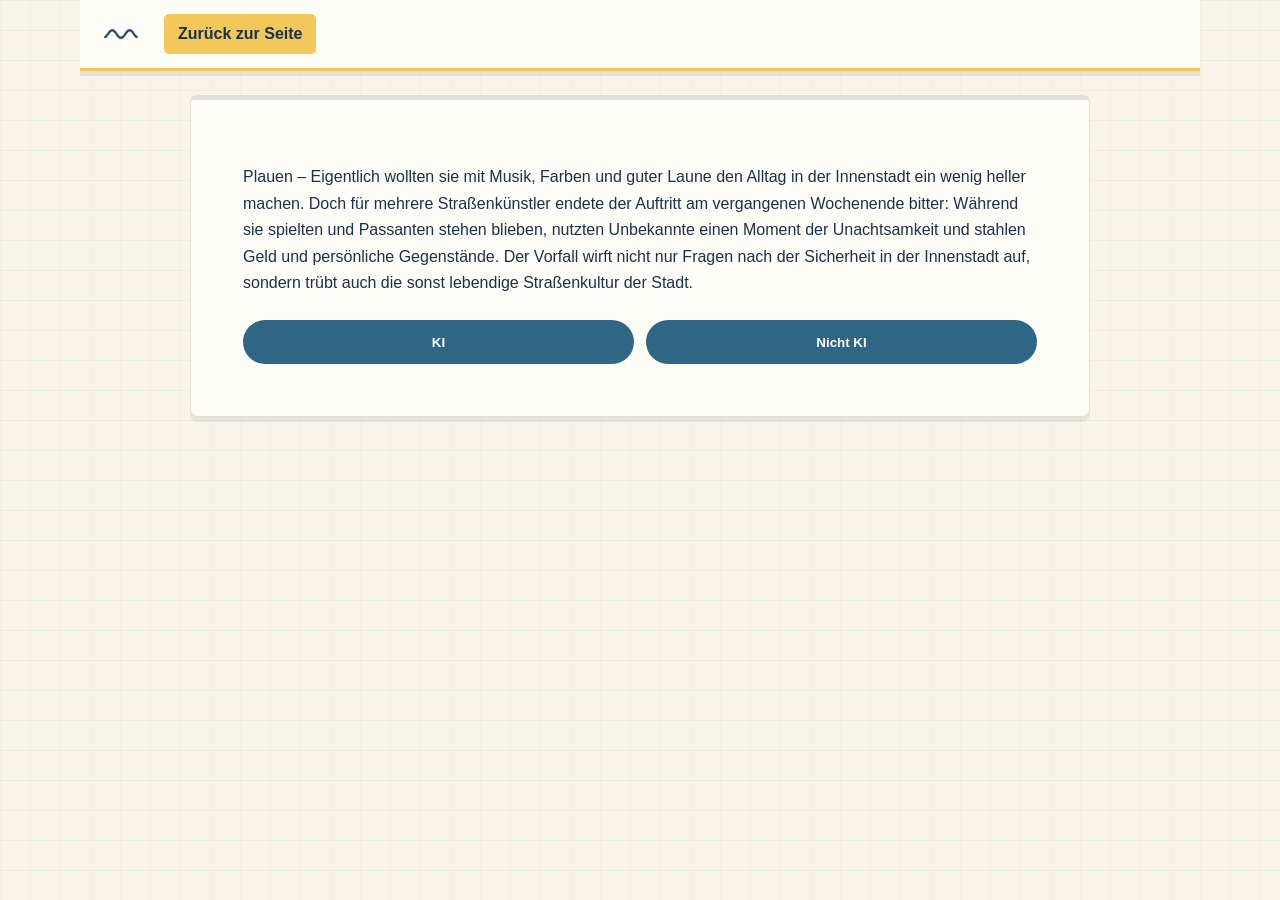
<file: pages/tests/language-test.html>
<!DOCTYPE html>
<html lang="de">
<head>
    <meta charset="UTF-8">
    <meta name="viewport" content="width=device-width, initial-scale=1.0">
        <title>HateFake - KI Ausdruckstest</title>
        <link rel="stylesheet" href="../../styles/style.css">
        <link rel="icon" type="image/x-icon" href="../../data/images/base/hatefake-small.png">
    </head>
<body>
    <div class="bar">
        <a class="brand" href="../../index.html"><img src="../../data/images/base/hatefake-small.png" alt="logo"></a>
        <a class="bar-element active" href="../test.html">Zurück zur Seite</a>
    </div>
    </br>
    <div id="box">
        <div id="progress-bar" style="position: absolute; top: 0; left: 0; right: 0; height: 4px; background: #e0e0e0; border-radius: var(--pill-radius) var(--pill-radius) 0 0;"><div id="progress-fill" style="height: 100%; background: var(--accent); width: 0; transition: width 0.3s ease;"></div></div>
        <p>Es gab einen Fehler beim Laden der Fragen. Bitte versuche es später erneut...</p>
    </div>
<script src="../../scripts/lgtest.js"></script>
</body>
</html>
</file>
<file: styles/style.css>
:root {
    --paper: #f7f3e8;
    --paper-light: #fffdf7;
    --ink: #19324a;
    --ink-soft: #486174;
    --blue: #2f6685;
    --blue-dark: #214b67;
    --accent: var(--blue);
    --yellow: #f3c85b;
    --red: #c85d4d;
    --line: #d9e1df;
    --shadow: 0 5px 0 rgba(25, 50, 74, 0.08);
    --radius: 8px;
    --pill-radius: 999px;
    font-family: "Trebuchet MS", "Segoe UI", sans-serif;
    color: var(--ink);
}

* { box-sizing: border-box; }

html, body {
    max-width: 100%;
    overflow-x: hidden;
}

button, a {
    -webkit-tap-highlight-color: transparent;
}

html {
    min-height: 100%;
    background: var(--paper);
    background-image:
        linear-gradient(rgba(47, 102, 133, 0.06) 1px, transparent 1px),
        linear-gradient(90deg, rgba(47, 102, 133, 0.025) 1px, transparent 1px);
    background-size: 100% 30px, 30px 100%;
}

body {
    margin: 0;
    min-height: 100vh;
    padding-top: 69px;
    line-height: 1.65;
}

a { color: var(--blue-dark); }
a:hover { color: var(--red); }

.bar {
    position: fixed;
    top: 0;
    left: 50%;
    width: calc(100% - 32px);
    transform: translateX(-50%);
    z-index: 10;
    display: flex;
    align-items: center;
    gap: 4px;
    max-width: 1120px;
    margin: 0 auto;
    padding: 14px 24px;
    background: var(--paper-light);
    border-bottom: 3px solid var(--yellow);
    box-shadow: var(--shadow);
}

.brand {
    margin-right: 22px;
    color: var(--blue-dark);
    font-family: Georgia, serif;
    font-size: 1.25rem;
    font-weight: bold;
    letter-spacing: -0.02em;
}

.brand span { color: var(--red); }

.bar-element,
.bar-element-about {
    display: inline-flex;
    align-items: center;
    min-height: 40px;
    padding: 6px 13px;
    border: 1px solid transparent;
    border-radius: 5px;
    color: var(--ink);
    font-weight: bold;
    text-decoration: none;
    transition: background-color 160ms ease, border-color 160ms ease;
}

.bar-element:hover,
.bar-element:focus-visible,
.bar-element-about:hover,
.bar-element-about:focus-visible {
    background: #edf3f1;
    border-color: var(--line);
    color: var(--blue-dark);
    outline: none;
}

.bar-element.active,
.bar-element-about.active {
    background: var(--yellow);
    color: var(--ink);
}

.bar-element-about { margin-left: auto; }

.main {
    width: min(100% - 32px, 1000px);
    margin: 0 auto;
    padding: 54px 0 72px;
}

#box {
    position: relative;
    width: min(calc(100% - 32px), 900px);
    max-width: 900px;
    margin: 0 auto;
    padding: clamp(24px, 5vw, 52px);
    background: var(--paper-light);
    border: 1px solid #e3ded0;
    border-radius: var(--radius);
    box-shadow: var(--shadow);
}

h1, h2, h3 {
    margin-top: 0;
    color: var(--blue-dark);
    font-family: Georgia, "Times New Roman", serif;
    line-height: 1.2;
}

h1 { font-size: clamp(2rem, 5vw, 3.3rem); }
h2 { font-size: clamp(1.5rem, 3vw, 2.2rem); }
h3 { margin-bottom: 6px; font-size: 1.25rem; }

p {
    width: 100%;
    max-width: none;
}

.eyebrow {
    margin-bottom: 10px;
    color: var(--red);
    font-size: 0.8rem;
    font-weight: bold;
    letter-spacing: 0.12em;
    text-transform: uppercase;
}

.lead {
    color: var(--ink-soft);
    font-size: 1.15rem;
}

.section-heading {
    margin-top: 38px;
    padding-top: 24px;
    border-top: 2px solid var(--line);
}

.card-grid {
    display: grid;
    grid-template-columns: repeat(2, minmax(0, 1fr));
    gap: 16px;
    margin: 28px 0;
}

.card {
    padding: 20px;
    background: #f1f6f3;
    border-left: 5px solid var(--blue);
    border-radius: 4px;
}

.card p { margin-bottom: 0; }

.button-link {
    display: inline-block;
    margin-top: 12px;
    padding: 10px 16px;
    border-radius: 5px;
    background: var(--blue);
    color: white;
    font-weight: bold;
    text-decoration: none;
}

.button-link:hover { background: var(--blue-dark); color: white; }

ul { padding-left: 1.4rem; }
li { margin: 7px 0; }

img {
    max-width: 100%;
    height: auto;
    border-radius: 4px;
}

.brand img {
    display: block;
    width: clamp(26px, 8vw, 34px);
    height: clamp(26px, 8vw, 34px);
    object-fit: contain;
    padding-top: 0;
}

.quiz-actions {
    display: flex;
    gap: 12px;
    margin-top: 24px;
}

.quiz-actions button {
    flex: 1 1 0;
    min-height: 44px;
}

.quiz-image {
    width: 90% !important;
    max-height: 62vh;
    object-fit: contain;
    margin: 0 auto;
    display: block;
}

#progress-bar {
    width: 100%;
    height: 10px;
    margin-bottom: 28px;
    overflow: hidden;
    background: #e5e8e1;
    border-radius: 2px;
}

#progress-fill {
    height: 100%;
    background: var(--blue);
    transition: width 0.3s ease;
}

.center {
  display: block;
  margin-left: auto;
  margin-right: auto;
  width: 60%;
}

@media (max-width: 680px) {
    .bar {
        position: static;
        left: auto;
        width: 100%;
        max-width: none;
        overflow-x: auto;
        flex-wrap: nowrap;
        padding: 8px 12px;
        scrollbar-width: none;
        transform: none;
    }

    body { padding-top: 0; }

    .bar::-webkit-scrollbar { display: none; }

    .brand {
        flex: 0 0 auto;
        margin-right: 6px;
    }

    .bar-element, .bar-element-about {
        flex: 0 0 auto;
        min-height: 44px;
        padding: 6px 9px;
        white-space: nowrap;
    }

    .bar-element-about { margin-left: 0; }
    .main {
        width: calc(100% - 24px);
        padding: 24px 0 40px;
    }

    #box {
        width: 100%;
        max-width: none;
        padding: 20px;
    }

    h1 {
        font-size: 2rem;
        overflow-wrap: anywhere;
    }

    h2 { font-size: 1.5rem; }
    .lead { font-size: 1.05rem; }
    .card-grid { grid-template-columns: 1fr; }

    .card {
        padding: 16px;
    }

    .button-link {
        min-height: 44px;
        display: inline-flex;
        align-items: center;
        justify-content: center;
        text-align: center;
    }

    .eyebrow {
        line-height: 1.4;
        overflow-wrap: anywhere;
    }

    img[style*="width:50%"] {
        width: 100% !important;
    }

    .quiz-image {
        width: 100% !important;
        max-height: none;
    }
}

@media (max-width: 420px) {
    .quiz-actions {
        flex-direction: column;
    }

    .quiz-actions button {
        width: 100%;
    }

    .main {
        width: calc(100% - 16px);
    }

    #box {
        padding: 16px;
    }

    .button-link {
        width: 100%;
    }

    ul, ol {
        padding-left: 1.25rem;
    }
}

@media (prefers-reduced-motion: reduce) {
    *, *::before, *::after { transition: none !important; }
}
</file>
